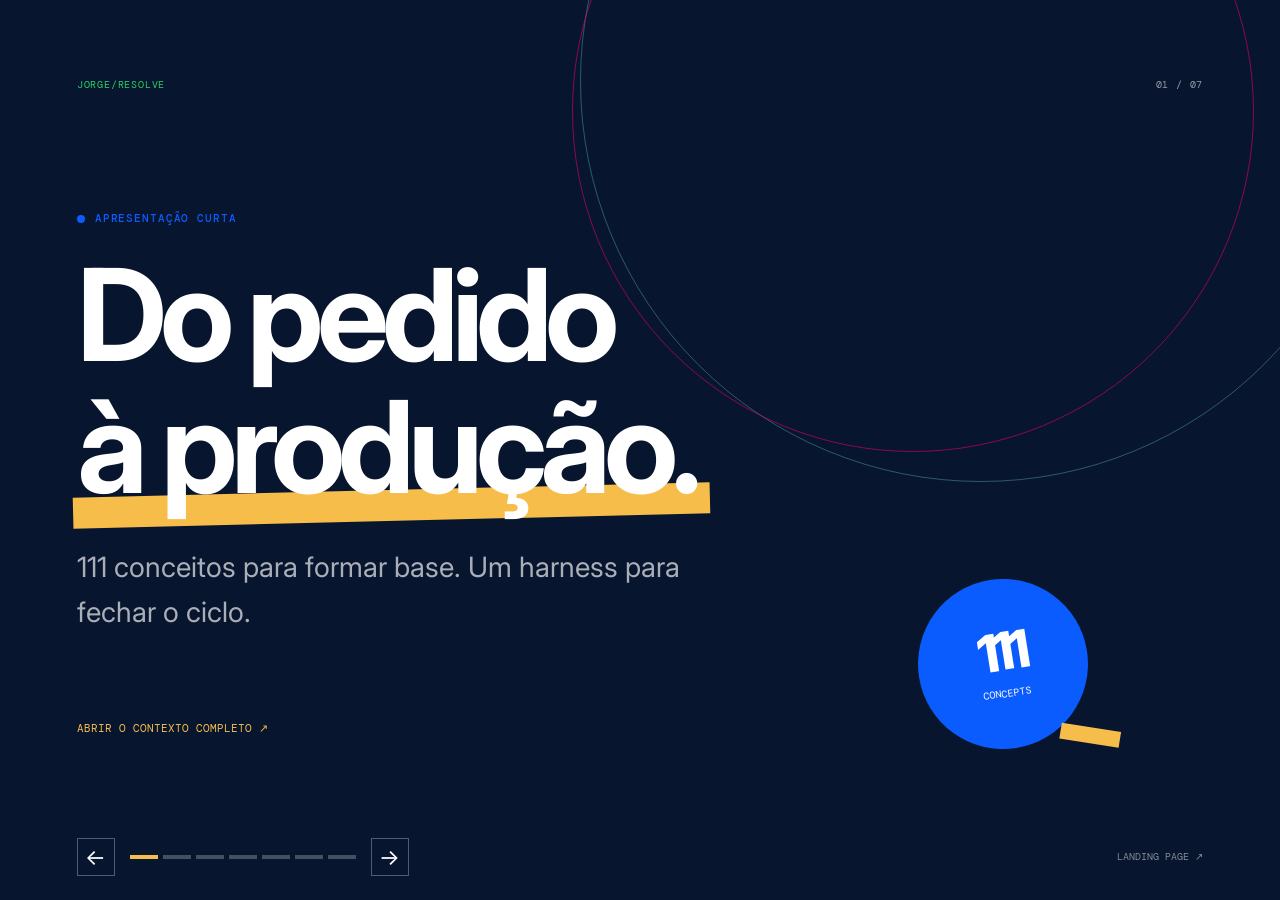
<file: apresentacao.html>
<!doctype html>
<html lang="pt-BR">
  <head>
    <meta charset="utf-8" />
    <meta name="viewport" content="width=device-width, initial-scale=1" />
    <meta name="theme-color" content="#111a3c" />
    <title>Apresentação · Guia 111 + Harness IA</title>
    <link rel="stylesheet" href="assets/css/styles.css" />
  </head>
  <body class="deck-body">
    <main class="deck" id="deck" aria-live="polite">
      <section class="slide slide-cover is-active" data-slide="1">
        <div class="slide-rail"><span>JORGE<span>/</span>RESOLVE</span><span>01 / 07</span></div>
        <div class="slide-cover-copy"><p class="eyebrow"><span class="eyebrow-dot"></span> apresentação curta</p><h1>Do pedido<br /><span class="ink-highlight">à produção.</span></h1><p>111 conceitos para formar base. Um harness para fechar o ciclo.</p></div>
        <a class="slide-deep-link" href="index.html#method">abrir o contexto completo ↗</a>
        <div class="slide-glyph" aria-hidden="true"><span>111</span><small>concepts</small><i></i></div>
      </section>
      <section class="slide" data-slide="2">
        <div class="slide-rail"><span>BASE TÉCNICA</span><span>02 / 07</span></div>
        <div class="slide-body"><p class="section-kicker">um mapa de consulta</p><h2>Os 111 conceitos organizam o terreno.</h2><p class="slide-lede">Requisições, dados, escala, observabilidade, segurança, rede, infraestrutura e operação. A trilha começa com o que sustenta uma aplicação pequena e cresce quando o problema realmente aparece.</p><div class="slide-stat-row"><div><strong>06</strong><span>blocos</span></div><div><strong>111</strong><span>entradas pesquisáveis</span></div><div><strong>53</strong><span>referências</span></div></div></div>
        <a class="slide-deep-link" href="index.html#library">abrir a biblioteca ↗</a>
      </section>
      <section class="slide" data-slide="3">
        <div class="slide-rail"><span>ARQUITETURA</span><span>03 / 07</span></div>
        <div class="slide-body"><p class="section-kicker">decisão antes da complexidade</p><h2>Patterns, Clean Code e domínio dão nome às escolhas.</h2><div class="slide-columns"><div><b>Gangue dos Quatro</b><span>padrões para reconhecer soluções recorrentes e trade-offs.</span></div><div><b>Clean Code</b><span>nomes, funções, testes e dependências que reduzem custo de mudança.</span></div><div><b>Clean Architecture</b><span>fronteiras que protegem a regra de negócio dos detalhes.</span></div></div></div>
        <a class="slide-deep-link" href="index.html#refactoring-catalog">abrir arquitetura e patterns ↗</a>
      </section>
      <section class="slide" data-slide="4">
        <div class="slide-rail"><span>ISSUE ENRIQUECIDA</span><span>04 / 07</span></div>
        <div class="slide-body"><p class="section-kicker">o contexto é parte do código</p><h2>Uma issue boa já contém o começo da solução.</h2><div class="slide-issue"><span>01</span><div><b>demanda do PO</b><em>qual problema precisa deixar de existir?</em></div><span>02</span><div><b>business specification</b><em>regras, cenários e critérios de aceite</em></div><span>03</span><div><b>technical specification</b><em>contratos, dados, testes, riscos e observabilidade</em></div><span>04</span><div><b>cognitive effort</b><em>small · medium · large</em></div></div></div>
        <a class="slide-deep-link" href="index.html#workflow-issue">abrir o começo do ciclo ↗</a>
      </section>
      <section class="slide" data-slide="5">
        <div class="slide-rail"><span>ROUTING DE IA</span><span>05 / 07</span></div>
        <div class="slide-body"><p class="section-kicker">o modelo é uma escolha operacional</p><h2>Troque a IA. Preserve o contrato.</h2><p class="slide-lede">Codex, Claude Code, Cloud Code, DeepSeek, OpenRouter ou outra LLM podem assumir partes diferentes do trabalho. A issue leva junto a intenção, as especificações, os testes e os limites.</p><div class="model-line"><span>small</span><i></i><span>medium</span><i></i><span>large</span><strong>→</strong><span>modelo adequado</span></div></div>
        <a class="slide-deep-link" href="index.html#model-routing">abrir o routing de IA ↗</a>
      </section>
      <section class="slide" data-slide="6">
        <div class="slide-rail"><span>CICLO QUE FECHA</span><span>06 / 07</span></div>
        <div class="slide-body"><p class="section-kicker">da branch à produção</p><h2>Pipeline verde, homologação, QA, PO, release.</h2><div class="mini-flow"><span>issue</span><span>specs</span><span>IA</span><span>pipeline</span><span>homolog</span><span>QA</span><span>MR</span><span>produção</span></div><p class="slide-lede">A branch homolog concentra a validação funcional. O PO aprova o merge request. Só então a mudança segue para produção com observabilidade e rollback disponíveis.</p></div>
        <a class="slide-deep-link" href="index.html#workflow-production">abrir o ciclo completo ↗</a>
      </section>
      <section class="slide" data-slide="7">
        <div class="slide-rail"><span>MELHORIA CONTÍNUA</span><span>07 / 07</span></div>
        <div class="slide-body"><p class="section-kicker">entrega + aprendizado</p><h2>QA pode reprovar. O processo sabe voltar.</h2><div class="slide-columns"><div><b>QA reprova</b><span>Comentário com falha e evidência bloqueia a promoção para main.</span></div><div><b>Spec v2</b><span>Business ou technical specification é corrigida e a trilha roda de novo.</span></div><div><b>Improvement report</b><span>Agentes analisam a issue antes do arquivamento e sugerem a próxima melhoria.</span></div></div><p class="slide-lede">Inputs bounded, testes proporcionais ao risco e memória da issue fazem o harness aprender sem interromper a entrega.</p></div>
        <a class="slide-deep-link" href="index.html#continuous-improvement">abrir o relatório de melhoria ↗</a>
      </section>
    </main>
    <div class="deck-controls"><button id="prev-slide" type="button" aria-label="Slide anterior">←</button><div class="deck-progress" id="deck-progress"></div><button id="next-slide" type="button" aria-label="Próximo slide">→</button><a href="index.html" class="deck-home">landing page ↗</a></div>
    <script type="module" src="assets/js/presentation.js"></script>
  </body>
</html>
</file>
<file: assets/css/styles.css>
@import url('https://fonts.googleapis.com/css2?family=DM+Mono:wght@400;500&family=Inter:wght@400;500;600;700;800;900&display=swap');

:root {
  --ink: #07152e;
  --ink-soft: #162033;
  --muted: #5a6a82;
  --paper: #f7f9fc;
  --white: #fff;
  --line: #dce4ef;
  --line-dark: #bdc9d8;
  --magenta: #0b5cff;
  --magenta-soft: #e7efff;
  --cyan: #25d366;
  --lime: #f6bd4a;
  --yellow: #ff6b4a;
  --navy: #07152e;
  --mono: 'DM Mono', ui-monospace, SFMono-Regular, Menlo, monospace;
  --sans: 'Inter', ui-sans-serif, system-ui, -apple-system, BlinkMacSystemFont, 'Segoe UI', sans-serif;
  --radius: 18px;
  --shadow: 0 20px 70px rgba(17, 26, 60, .08);
}

* { box-sizing: border-box; }
html { scroll-behavior: smooth; }
body { margin: 0; color: var(--ink); background: var(--paper); font-family: var(--sans); font-size: 16px; line-height: 1.6; }
body::selection { background: var(--magenta); color: var(--white); }
a { color: inherit; text-decoration: none; }
button, input, select { font: inherit; }
button, a { -webkit-tap-highlight-color: transparent; }
.site-shell { overflow: hidden; }
.section-pad { padding-left: clamp(24px, 6vw, 96px); padding-right: clamp(24px, 6vw, 96px); }

.topbar { align-items: center; display: flex; justify-content: space-between; max-width: 1440px; margin: 0 auto; padding: 24px clamp(24px, 6vw, 96px); position: relative; z-index: 2; }
.brand, .footer-brand { align-items: center; display: inline-flex; font-size: 11px; font-weight: 800; gap: 10px; letter-spacing: .12em; }
.brand-mark { align-items: center; background: var(--magenta); color: var(--white); display: inline-flex; font-family: var(--mono); font-size: 10px; font-weight: 500; height: 27px; justify-content: center; letter-spacing: -.05em; width: 27px; }
.brand-slash { color: var(--magenta); margin: 0 2px; }
.topnav, .footer-links { align-items: center; display: flex; gap: clamp(16px, 2vw, 32px); }
.topnav a, .footer-links a { color: var(--ink-soft); font-size: 12px; font-weight: 700; }
.topnav a:hover, .footer-links a:hover, .text-link:hover { color: var(--magenta); }
.nav-cta { border: 1px solid var(--line-dark); border-radius: 99px; padding: 9px 13px; }
.nav-cta:hover { border-color: var(--magenta); }

.hero { background: var(--paper); display: grid; grid-template-columns: minmax(0, 1.1fr) minmax(380px, .9fr); max-width: 1440px; margin: 0 auto; min-height: 640px; padding-top: clamp(60px, 10vw, 148px); position: relative; }
.hero-copy { max-width: 690px; position: relative; z-index: 1; }
.eyebrow, .section-kicker { color: var(--magenta); font-family: var(--mono); font-size: 11px; font-weight: 500; letter-spacing: .08em; margin: 0 0 22px; text-transform: uppercase; }
.eyebrow { align-items: center; display: flex; gap: 10px; }
.eyebrow-dot, .pulse { background: var(--magenta); border-radius: 50%; display: inline-block; height: 8px; width: 8px; }
.pulse { animation: pulse 1.8s infinite; box-shadow: 0 0 0 0 rgba(229, 0, 104, .4); margin-right: 10px; }
@keyframes pulse { 60% { box-shadow: 0 0 0 9px rgba(229, 0, 104, 0); } 100% { box-shadow: 0 0 0 0 rgba(229, 0, 104, 0); } }
h1, h2, h3, p { margin-top: 0; }
h1, h2, h3 { letter-spacing: -.055em; line-height: 1.03; }
h1 { font-size: clamp(54px, 8.5vw, 118px); margin-bottom: 28px; max-width: 820px; }
h2 { font-size: clamp(38px, 5vw, 68px); margin-bottom: 22px; max-width: 780px; }
h3 { font-size: 24px; }
.ink-highlight { position: relative; z-index: 0; white-space: nowrap; }
.ink-highlight::after { background: var(--lime); bottom: .03em; content: ''; height: .24em; left: -.03em; position: absolute; transform: rotate(-1.4deg); width: 103%; z-index: -1; }
.hero-lede { color: var(--ink-soft); font-size: clamp(18px, 2vw, 24px); line-height: 1.45; max-width: 590px; }
.hero-actions { align-items: center; display: flex; flex-wrap: wrap; gap: 12px; margin: 34px 0 22px; }
.button { align-items: center; border-radius: 999px; display: inline-flex; font-size: 13px; font-weight: 800; gap: 14px; justify-content: center; padding: 14px 20px; transition: transform .2s ease, box-shadow .2s ease, background .2s ease; }
.button:hover { transform: translateY(-2px); }
.button-primary { background: var(--ink); box-shadow: 0 10px 22px rgba(17, 26, 60, .15); color: var(--white); }
.button-primary:hover { background: var(--magenta); box-shadow: 0 12px 28px rgba(229, 0, 104, .2); }
.button-quiet { border: 1px solid var(--line-dark); color: var(--ink); }
.button-quiet:hover { border-color: var(--magenta); color: var(--magenta); }
.hero-note { color: var(--muted); font-size: 12px; max-width: 520px; }
.hero-visual { min-height: 480px; position: relative; }
.orbital { border: 1px solid var(--line-dark); border-radius: 50%; height: 390px; left: 50%; position: absolute; top: 42%; transform: translate(-50%, -50%) rotate(27deg); width: 390px; }
.orbital::before { border: 1px dashed rgba(17, 26, 60, .2); border-radius: 50%; content: ''; inset: 40px; position: absolute; }
.orbital-a { border-color: rgba(229, 0, 104, .45); transform: translate(-50%, -50%) rotate(27deg) scaleX(1.55); }
.orbital-b { border-color: rgba(114, 216, 231, .75); transform: translate(-50%, -50%) rotate(-27deg) scaleY(.62); }
.hero-node { background: rgba(255,255,255,.9); border: 1px solid var(--line); box-shadow: var(--shadow); display: flex; flex-direction: column; padding: 14px; position: absolute; width: 142px; z-index: 1; }
.hero-node small, .hero-node span, .hero-caption { color: var(--muted); font-family: var(--mono); font-size: 9px; letter-spacing: .05em; text-transform: uppercase; }
.hero-node strong { font-size: 18px; letter-spacing: -.04em; margin: 6px 0; }
.node-issue { left: 2%; top: 18%; }
.node-ai { right: 0; top: 5%; }
.node-prod { bottom: 9%; right: 8%; }
.hero-core { align-items: center; background: var(--ink); border-radius: 50%; color: var(--white); display: flex; flex-direction: column; height: 142px; justify-content: center; left: 50%; position: absolute; top: 42%; transform: translate(-50%, -50%); width: 142px; z-index: 2; }
.hero-core span { color: var(--lime); font-size: 52px; font-weight: 800; letter-spacing: -.08em; line-height: 1; }
.hero-core small { color: rgba(255,255,255,.65); font-family: var(--mono); font-size: 9px; margin-top: 8px; text-transform: uppercase; }
.hero-caption { bottom: 2%; left: 10%; line-height: 1.7; position: absolute; }
.hero-caption span { color: var(--magenta); }
.hero-metrics { border-top: 1px solid var(--line); display: grid; grid-column: 1 / -1; grid-template-columns: repeat(3, 1fr); margin-top: 24px; padding: 24px 0 0; }
.hero-metrics div { display: flex; flex-direction: column; }
.hero-metrics strong { font-size: 30px; letter-spacing: -.06em; }
.hero-metrics span { color: var(--muted); font-family: var(--mono); font-size: 10px; text-transform: uppercase; }

.manifesto, .workflow-section, .routing-section, .architecture-section, .library-section, .references-section { border-top: 1px solid var(--line); max-width: 1440px; margin: 0 auto; padding-bottom: clamp(72px, 10vw, 150px); padding-top: clamp(72px, 10vw, 150px); }
.manifesto-grid, .section-heading { display: grid; gap: 40px; grid-template-columns: minmax(0, 1.1fr) minmax(290px, .9fr); }
.manifesto-grid h2 { font-size: clamp(42px, 5.6vw, 78px); max-width: 650px; }
.manifesto-copy { align-self: end; color: var(--ink-soft); font-size: 16px; max-width: 500px; }
.quote-line { border-left: 3px solid var(--magenta); display: flex; flex-direction: column; gap: 8px; margin-top: 38px; padding-left: 18px; }
.quote-line span { color: var(--ink); font-family: var(--mono); font-size: 11px; }
.quote-line em { color: var(--muted); font-size: 12px; font-style: normal; }
.section-heading { align-items: end; margin-bottom: 50px; }
.section-heading h2 { font-size: clamp(38px, 5.6vw, 72px); }
.section-heading > p { color: var(--ink-soft); max-width: 440px; }
.section-heading.compact { margin-bottom: 38px; }

.workflow-track { display: grid; grid-auto-flow: column; grid-auto-columns: minmax(210px, 1fr); overflow-x: auto; padding: 12px 0 20px; scrollbar-color: var(--magenta) transparent; }
.workflow-step { min-height: 244px; padding: 14px 20px 18px 0; position: relative; }
.workflow-step:not(:last-child)::after { background: var(--line-dark); content: ''; height: 1px; left: 0; position: absolute; right: 0; top: 42px; }
.workflow-step:not(:last-child)::before { background: var(--magenta); border: 4px solid var(--paper); border-radius: 50%; content: ''; height: 9px; position: absolute; right: -1px; top: 34px; width: 9px; z-index: 1; }
.workflow-step-head { align-items: center; display: flex; gap: 12px; position: relative; z-index: 2; }
.step-index { align-items: center; background: var(--magenta); color: var(--white); display: inline-flex; font-family: var(--mono); font-size: 10px; height: 28px; justify-content: center; width: 28px; }
.workflow-step h3 { font-size: 21px; margin: 46px 0 10px; }
.workflow-step p { color: var(--ink-soft); font-size: 13px; line-height: 1.5; max-width: 200px; }
.step-meta { color: var(--magenta); display: flex; flex-direction: column; font-family: var(--mono); font-size: 9px; gap: 5px; margin-top: 18px; text-transform: uppercase; }
.workflow-footnote { color: var(--muted); font-family: var(--mono); font-size: 10px; margin-top: 24px; text-transform: uppercase; }

.routing-section { background: var(--navy); color: var(--white); max-width: none; margin-left: calc(clamp(24px, 6vw, 96px) * -1); margin-right: calc(clamp(24px, 6vw, 96px) * -1); padding-left: clamp(24px, 6vw, 96px); padding-right: clamp(24px, 6vw, 96px); }
.routing-section .section-heading > p { color: rgba(255,255,255,.62); }
.routing-section .section-kicker { color: var(--cyan); }
.effort-grid { display: grid; gap: 12px; grid-template-columns: repeat(3, 1fr); margin-bottom: 32px; }
.effort-card { border: 1px solid rgba(255,255,255,.18); min-height: 190px; padding: 24px; }
.effort-card:nth-child(1) { background: rgba(199,234,117,.08); border-color: rgba(199,234,117,.5); }
.effort-card:nth-child(2) { background: rgba(114,216,231,.08); border-color: rgba(114,216,231,.5); }
.effort-card:nth-child(3) { background: rgba(229,0,104,.1); border-color: rgba(229,0,104,.55); }
.effort-card small { color: var(--cyan); font-family: var(--mono); font-size: 10px; text-transform: uppercase; }
.effort-card h3 { color: var(--white); font-size: 23px; margin: 30px 0 10px; }
.effort-card p { color: rgba(255,255,255,.65); font-size: 13px; margin-bottom: 20px; }
.effort-route { color: var(--lime); font-family: var(--mono); font-size: 10px; }
.model-strip { align-items: center; border-top: 1px solid rgba(255,255,255,.18); display: flex; flex-wrap: wrap; gap: 10px; padding-top: 20px; }
.model-strip::before { color: rgba(255,255,255,.45); content: 'compatível com'; font-family: var(--mono); font-size: 10px; margin-right: 6px; text-transform: uppercase; }
.model-chip { border: 1px solid rgba(255,255,255,.2); color: rgba(255,255,255,.82); font-family: var(--mono); font-size: 11px; padding: 9px 12px; }

.architecture-grid { display: grid; gap: 12px; grid-template-columns: repeat(4, 1fr); }
.architecture-card { background: var(--white); border-top: 4px solid var(--ink); box-shadow: var(--shadow); display: flex; flex-direction: column; min-height: 290px; padding: 24px; }
.architecture-card:nth-child(2) { border-color: var(--magenta); }
.architecture-card:nth-child(3) { border-color: var(--cyan); }
.architecture-card:nth-child(4) { border-color: var(--lime); }
.architecture-card .section-kicker { font-size: 10px; margin-bottom: 40px; }
.architecture-card h3 { font-size: 25px; margin-bottom: 14px; }
.architecture-card p { color: var(--ink-soft); font-size: 13px; margin-bottom: 25px; }
.card-refs { color: var(--magenta); display: flex; flex-wrap: wrap; font-family: var(--mono); font-size: 10px; gap: 9px; margin-top: auto; }
.agile-callout { align-items: center; background: var(--lime); display: grid; gap: 26px; grid-template-columns: 110px 1fr auto; margin-top: 52px; padding: 26px 30px; }
.callout-index { color: var(--ink); font-family: var(--mono); font-size: 11px; line-height: 1.35; }
.agile-callout h3 { font-size: 24px; margin-bottom: 8px; }
.agile-callout p { color: var(--ink-soft); font-size: 13px; margin-bottom: 0; }
.text-link { color: var(--ink); font-family: var(--mono); font-size: 10px; font-weight: 500; text-transform: uppercase; white-space: nowrap; }

.library-section { padding-bottom: 100px; }
.library-heading { margin-bottom: 40px; }
.library-toolbar { align-items: center; display: grid; gap: 12px; grid-template-columns: minmax(240px, 1fr) 170px 170px auto; margin-bottom: 36px; }
.search-box { align-items: center; background: var(--white); border: 1px solid var(--line-dark); display: flex; gap: 10px; padding: 0 13px; }
.search-box > span { color: var(--magenta); font-size: 25px; line-height: 1; }
.search-box input { background: transparent; border: 0; color: var(--ink); min-width: 0; outline: 0; padding: 14px 0; width: 100%; }
.search-box input::placeholder { color: var(--muted); }
kbd { border: 1px solid var(--line); color: var(--muted); font-family: var(--mono); font-size: 10px; padding: 3px 6px; }
.select-box { color: var(--muted); display: flex; flex-direction: column; font-family: var(--mono); font-size: 9px; gap: 3px; text-transform: uppercase; }
.select-box select { background: var(--white); border: 1px solid var(--line-dark); color: var(--ink); font-family: var(--sans); font-size: 12px; padding: 12px 10px; }
.result-count { color: var(--magenta); font-family: var(--mono); font-size: 10px; justify-self: end; text-transform: uppercase; }
.concept-list { display: grid; gap: 12px; }
.concept-card { background: var(--white); border: 1px solid var(--line); display: grid; grid-template-columns: 78px minmax(190px, .65fr) minmax(200px, 1fr) minmax(170px, .65fr); padding: 26px 24px; scroll-margin-top: 24px; transition: border .2s ease, box-shadow .2s ease, opacity .2s ease; }
.concept-card:hover { border-color: var(--line-dark); box-shadow: var(--shadow); }
.concept-card.is-target { border-color: var(--magenta); box-shadow: 0 0 0 3px var(--magenta-soft); }
.concept-number { color: var(--magenta); font-family: var(--mono); font-size: 13px; padding-top: 4px; }
.concept-title { padding-right: 20px; }
.concept-title h3 { font-size: 25px; margin-bottom: 8px; }
.concept-gloss { color: var(--magenta); font-family: var(--mono); font-size: 10px; line-height: 1.4; margin: 0; }
.concept-source { color: var(--muted); font-size: 11px; margin-top: 16px; }
.level-pill { border: 1px solid var(--line-dark); color: var(--ink-soft); display: inline-block; font-family: var(--mono); font-size: 9px; margin-top: 14px; padding: 4px 6px; }
.level-pill[data-level="BASE"] { border-color: var(--lime); background: #f5fbdc; }
.level-pill[data-level="CRESCIMENTO"] { border-color: var(--cyan); background: #e9fbfd; }
.level-pill[data-level="AVANÇADO"] { border-color: #f0acd0; background: #fff1f8; }
.concept-copy { border-left: 1px solid var(--line); display: grid; gap: 15px; grid-template-columns: 1fr 1fr; padding: 2px 20px; }
.copy-block b { color: var(--muted); display: block; font-family: var(--mono); font-size: 9px; font-weight: 500; margin-bottom: 5px; text-transform: uppercase; }
.copy-block p { color: var(--ink-soft); font-size: 12px; line-height: 1.48; margin: 0; }
.concept-refs { border-left: 1px solid var(--line); padding-left: 20px; }
.concept-refs b { color: var(--muted); display: block; font-family: var(--mono); font-size: 9px; font-weight: 500; margin-bottom: 11px; text-transform: uppercase; }
.concept-refs ol { color: var(--ink-soft); font-size: 11px; margin: 0; padding-left: 18px; }
.concept-refs li { margin-bottom: 7px; }
.concept-refs a { text-decoration: underline; text-decoration-color: var(--line-dark); text-underline-offset: 2px; }
.concept-refs a:hover { color: var(--magenta); text-decoration-color: var(--magenta); }
.empty-state { background: var(--white); border: 1px dashed var(--line-dark); color: var(--muted); padding: 40px; text-align: center; }

.references-section { padding-bottom: 120px; }
.reference-list { columns: 2; column-gap: 52px; }
.reference-item { break-inside: avoid; border-bottom: 1px solid var(--line); display: grid; gap: 12px; grid-template-columns: 80px 1fr; padding: 16px 0; }
.reference-item:target { background: var(--magenta-soft); }
.reference-id { color: var(--magenta); font-family: var(--mono); font-size: 10px; text-transform: uppercase; }
.reference-item a { color: var(--ink-soft); font-size: 12px; }
.reference-item a:hover { color: var(--magenta); }

.workflow-loop-grid { display: grid; gap: 12px; grid-template-columns: minmax(0, 1fr) minmax(0, 1fr); margin-top: 52px; }
.fallback-panel, .issue-ledger-panel { padding: 28px; }
.fallback-panel { background: #fff0eb; border: 1px solid #ffb09e; border-left: 6px solid var(--yellow); }
.issue-ledger-panel { background: var(--white); border: 1px solid var(--line); }
.branch-label { color: var(--muted); font-family: var(--mono); font-size: 9px; letter-spacing: .06em; text-transform: uppercase; }
.fallback-panel .branch-label { color: #d14c2f; }
.fallback-panel h3, .issue-ledger-panel h3 { font-size: 28px; margin: 24px 0 12px; }
.fallback-panel p, .issue-ledger-panel > p { color: var(--ink-soft); font-size: 13px; max-width: 490px; }
.fallback-panel code { background: rgba(255,255,255,.7); color: #b43820; font-family: var(--mono); font-size: 11px; padding: 2px 5px; }
.fallback-path { align-items: center; display: flex; flex-wrap: wrap; gap: 7px; margin: 30px 0 24px; }
.fallback-path span { background: var(--white); border: 1px solid #ffb09e; color: #9b351f; font-family: var(--mono); font-size: 10px; padding: 8px 10px; text-transform: uppercase; }
.fallback-path i { color: #d14c2f; font-family: var(--mono); font-size: 9px; font-style: normal; }
.issue-ledger { border-top: 1px solid var(--line); margin-top: 20px; max-height: 230px; overflow-y: auto; }
.ledger-row { border-bottom: 1px solid var(--line); display: grid; gap: 12px; grid-template-columns: 25px 1fr; padding: 12px 0; }
.ledger-index { color: var(--magenta); font-family: var(--mono); font-size: 10px; }
.ledger-row b { color: var(--ink); font-family: var(--mono); font-size: 9px; font-weight: 500; text-transform: uppercase; }
.ledger-row p { color: var(--ink-soft); font-size: 11px; line-height: 1.4; margin: 3px 0 0; }

.continuous-section { background: #edf8f5; max-width: none; margin-left: calc(clamp(24px, 6vw, 96px) * -1); margin-right: calc(clamp(24px, 6vw, 96px) * -1); padding-left: clamp(24px, 6vw, 96px); padding-right: clamp(24px, 6vw, 96px); }
.improvement-grid { display: grid; gap: 12px; grid-template-columns: repeat(4, 1fr); }
.improvement-card { background: var(--white); border-top: 4px solid var(--cyan); box-shadow: var(--shadow); min-height: 250px; padding: 22px; }
.improvement-card:nth-child(2) { border-color: var(--magenta); }
.improvement-card:nth-child(3) { border-color: var(--lime); }
.improvement-card:nth-child(4) { border-color: var(--yellow); }
.agent-number { color: var(--cyan); font-family: var(--mono); font-size: 11px; }
.improvement-card h3 { font-size: 22px; margin: 40px 0 12px; }
.improvement-card p { color: var(--ink-soft); font-size: 12px; line-height: 1.5; }
.improvement-output { color: var(--magenta); display: block; font-family: var(--mono); font-size: 10px; line-height: 1.4; margin-top: 20px; }
.report-preview { align-items: center; background: var(--ink); color: var(--white); display: grid; gap: 28px; grid-template-columns: .8fr 1.2fr; margin-top: 12px; padding: 28px; }
.report-preview h3 { font-size: 26px; margin: 20px 0 8px; }
.report-preview p { color: rgba(255,255,255,.64); font-size: 12px; margin-bottom: 0; max-width: 480px; }
.report-preview .branch-label { color: var(--lime); }
.report-fields { border-left: 1px solid rgba(255,255,255,.2); display: grid; gap: 12px; padding-left: 28px; }
.report-fields span { color: rgba(255,255,255,.65); font-family: var(--mono); font-size: 10px; }
.report-fields b { color: var(--lime); font-weight: 500; margin-right: 7px; text-transform: uppercase; }

.harness-section { background: var(--paper); }
.artifact-grid { display: grid; gap: 12px; grid-template-columns: repeat(4, 1fr); }
.artifact-card { background: var(--white); border: 1px solid var(--line); min-height: 355px; padding: 20px; }
.artifact-head, .code-toolbar { align-items: center; display: flex; justify-content: space-between; }
.artifact-card h3 { font-size: 22px; margin: 32px 0 10px; }
.artifact-card > p { color: var(--ink-soft); font-size: 12px; min-height: 56px; }
.artifact-card pre, .application-code pre { background: var(--navy); color: rgba(255,255,255,.82); font-family: var(--mono); font-size: 10px; line-height: 1.6; margin: 18px 0 0; overflow-x: auto; padding: 15px; white-space: pre-wrap; }
.copy-button { background: transparent; border: 1px solid var(--line-dark); color: var(--magenta); cursor: pointer; font-family: var(--mono); font-size: 9px; padding: 6px 8px; text-transform: uppercase; }
.copy-button:hover, .copy-button.is-copied { background: var(--magenta); border-color: var(--magenta); color: var(--white); }

.didactic-section { display: grid; gap: clamp(36px, 6vw, 90px); grid-template-columns: minmax(0, .85fr) minmax(360px, 1.15fr); }
.didactic-copy h2 { font-size: clamp(38px, 5.2vw, 66px); }
.didactic-copy p { color: var(--ink-soft); font-size: 14px; max-width: 510px; }
.didactic-copy .text-link { display: inline-block; margin-top: 24px; }
.didactic-steps { border-top: 1px solid var(--line); }
.didactic-step { align-items: start; border-bottom: 1px solid var(--line); display: grid; gap: 18px; grid-template-columns: 40px 1fr; padding: 16px 0; }
.didactic-step > span { color: var(--magenta); font-family: var(--mono); font-size: 10px; }
.didactic-step b { font-size: 17px; }
.didactic-step p { color: var(--muted); font-size: 12px; margin: 4px 0 0; }

.architecture-card .text-link { display: inline-block; margin-top: 18px; }
.architecture-details, .pattern-details { border-top: 1px solid var(--line); margin-top: 18px; }
.architecture-details summary, .pattern-details summary, .catalog-item details summary, .technique-item summary { align-items: center; color: var(--magenta); cursor: pointer; display: flex; font-family: var(--mono); font-size: 10px; justify-content: space-between; list-style: none; padding: 12px 0; text-transform: uppercase; }
.architecture-details summary::-webkit-details-marker, .pattern-details summary::-webkit-details-marker, .catalog-item details summary::-webkit-details-marker, .technique-item summary::-webkit-details-marker { display: none; }
.architecture-details summary span { font-size: 17px; }
.architecture-detail { border-top: 1px solid var(--line); padding: 12px 0; }
.architecture-detail b { font-family: var(--mono); font-size: 10px; text-transform: uppercase; }
.architecture-detail p { color: var(--muted); font-size: 11px; margin: 4px 0 0; }

.catalog-section, .refactoring-catalog-section { background: #f3f8ff; max-width: none; margin-left: calc(clamp(24px, 6vw, 96px) * -1); margin-right: calc(clamp(24px, 6vw, 96px) * -1); padding-left: clamp(24px, 6vw, 96px); padding-right: clamp(24px, 6vw, 96px); }
.source-strip { border-bottom: 1px solid var(--line); border-top: 1px solid var(--line); display: grid; grid-template-columns: repeat(6, 1fr); margin-bottom: 18px; }
.source-strip a { border-right: 1px solid var(--line); color: var(--ink); display: flex; flex-direction: column; gap: 12px; justify-content: space-between; min-height: 82px; padding: 13px; }
.source-strip a:last-child { border-right: 0; }
.source-strip a:hover { background: var(--white); color: var(--magenta); }
.source-strip span { font-size: 12px; }
.source-strip b { color: var(--muted); font-family: var(--mono); font-size: 9px; font-weight: 500; text-transform: uppercase; }
.catalog-toolbar { align-items: end; display: grid; gap: 12px; grid-template-columns: minmax(0, 1fr) 210px auto; margin-bottom: 18px; }
.catalog-toolbar .search-box { min-width: 0; }
.theme-accordion-list { display: grid; gap: 12px; }
.theme-accordion { background: var(--white); border: 1px solid var(--line); box-shadow: var(--shadow); }
.theme-accordion > summary { align-items: center; cursor: pointer; display: grid; gap: 14px; grid-template-columns: 28px minmax(0, 1fr) auto; list-style: none; padding: 18px 20px; }
.theme-accordion > summary::-webkit-details-marker { display: none; }
.theme-accordion-mark { color: var(--magenta); font-family: var(--mono); font-size: 20px; line-height: 1; }
.theme-accordion[open] .theme-accordion-mark { font-size: 0; }
.theme-accordion[open] .theme-accordion-mark::after { content: '−'; font-size: 20px; }
.theme-accordion-copy { display: flex; flex-direction: column; gap: 5px; min-width: 0; }
.theme-accordion-copy b { color: var(--ink); font-size: 17px; }
.theme-accordion-copy small { color: var(--muted); font-family: var(--mono); font-size: 9px; line-height: 1.5; text-transform: uppercase; }
.theme-accordion-action { color: var(--magenta); font-family: var(--mono); font-size: 9px; text-transform: uppercase; }
.theme-accordion-content { border-top: 1px solid var(--line); padding: 16px; }
.pattern-theme-grid { display: grid; gap: 12px; grid-template-columns: repeat(2, 1fr); }
.pattern-card, .principle-card { background: var(--white); border: 1px solid var(--line); box-shadow: var(--shadow); min-width: 0; padding: 23px; }
.pattern-card:nth-child(3n + 1) { border-top: 4px solid var(--cyan); }
.pattern-card:nth-child(3n + 2) { border-top: 4px solid var(--magenta); }
.pattern-card:nth-child(3n) { border-top: 4px solid var(--lime); }
.pattern-card-head { align-items: center; display: flex; gap: 12px; justify-content: space-between; }
.pattern-card-head a, .pattern-source a { color: var(--magenta); font-family: var(--mono); font-size: 9px; text-transform: uppercase; }
.pattern-category { color: var(--muted); font-family: var(--mono); font-size: 9px; letter-spacing: .08em; text-transform: uppercase; }
.pattern-card h3, .principle-card h3 { font-size: 26px; margin: 28px 0 9px; }
.pattern-summary, .principle-card > p { color: var(--ink-soft); font-size: 13px; line-height: 1.5; }
.pattern-details summary small { color: var(--muted); font-size: 9px; text-transform: none; }
.pattern-detail-grid { display: grid; gap: 22px; grid-template-columns: minmax(0, 1.08fr) minmax(250px, .92fr); padding-top: 12px; }
.pattern-copy { display: grid; gap: 12px; }
.pattern-copy .copy-block p, .principle-detail .copy-block p { font-size: 11px; }
.pattern-code { min-width: 0; }
.pattern-code pre { background: var(--navy); color: rgba(255,255,255,.82); font-family: var(--mono); font-size: 10px; line-height: 1.6; margin: 9px 0 0; max-height: 280px; overflow: auto; padding: 15px; white-space: pre-wrap; }
.pattern-source { border-top: 1px solid var(--line); display: grid; gap: 9px; margin-top: 12px; padding-top: 12px; }
.pattern-source span { color: var(--muted); font-family: var(--mono); font-size: 9px; line-height: 1.6; }
.pattern-source span a { color: var(--magenta); }
.principles-section { background: var(--paper); }
.principle-grid, .clean-code-grid { display: grid; gap: 12px; grid-template-columns: repeat(3, 1fr); }
.solid-card { border-top: 4px solid var(--magenta); position: relative; }
.clean-card { border-top: 4px solid var(--lime); }
.principle-mark { align-items: center; background: var(--magenta); color: var(--white); display: flex; font-family: var(--mono); font-size: 14px; height: 34px; justify-content: center; width: 34px; }
.principle-detail { display: grid; gap: 12px; padding-top: 12px; }
.clean-code-section { background: var(--white); }
.refactoring-catalog-section { background: #fff9ef; }
.subcatalog-heading { align-items: center; border-bottom: 1px solid var(--line); display: flex; justify-content: space-between; margin: 28px 0 12px; padding-bottom: 10px; }
.subcatalog-heading .text-link { font-size: 10px; }
.smell-theme-grid { display: grid; gap: 12px; grid-template-columns: repeat(3, 1fr); }
.catalog-item { background: var(--white); border: 1px solid var(--line); padding: 18px; }
.catalog-item h3 { font-size: 19px; margin: 18px 0 8px; }
.catalog-item > p, .catalog-item details p, .technique-item p { color: var(--ink-soft); font-size: 11px; line-height: 1.5; }
.catalog-item details { border-top: 1px solid var(--line); margin-top: 15px; }
.catalog-item details a, .technique-item a { color: var(--magenta); font-family: var(--mono); font-size: 9px; text-transform: uppercase; }
.technique-theme-list { columns: 3; column-gap: 12px; }
.technique-item { background: var(--white); border: 1px solid var(--line); break-inside: avoid; margin-bottom: 12px; padding: 0 16px; }
.technique-item summary span { color: var(--ink); font-family: var(--sans); font-size: 13px; text-transform: none; }
.technique-item summary small { color: var(--muted); font-size: 9px; text-transform: none; }
.technique-item p { margin: 0 0 10px; }
.catalog-empty { color: var(--muted); font-family: var(--mono); font-size: 11px; }

.flow-section { background: linear-gradient(135deg, var(--navy) 0%, #0a1b3a 68%, #0a234b 100%); color: var(--white); max-width: 1440px; margin: 0 auto; padding-left: clamp(32px, 7vw, 112px); padding-right: clamp(32px, 7vw, 112px); }
.flow-section .section-kicker { color: var(--cyan); }
.flow-section .section-heading p { color: rgba(255,255,255,.66); }
.flow-legend { align-items: center; display: flex; flex-wrap: wrap; gap: 9px 18px; margin: -18px auto 18px; max-width: 1120px; }
.flow-legend span { align-items: center; color: rgba(255,255,255,.68); display: inline-flex; font-family: var(--mono); font-size: 9px; gap: 7px; text-transform: uppercase; }
.legend-swatch { display: inline-block; height: 10px; width: 10px; }
.legend-input { background: #eef6ff; border: 1px solid #0b5cff; }
.legend-delivery { background: #e9f9ef; border: 1px solid #25d366; }
.legend-gate { background: #fff4db; border: 1px solid #f6bd4a; }
.legend-fallback { background: #fff0eb; border: 1px solid #ff6b4a; }
.legend-learning { background: #f9edff; border: 1px solid #e50068; }
.mermaid-wrap { background: #f7fbff; border: 1px solid rgba(255,255,255,.18); box-shadow: 0 20px 60px rgba(0,0,0,.22); margin: 0 auto; max-width: 1120px; overflow-x: auto; padding: clamp(18px, 3vw, 34px); }
.mermaid { min-width: 0; width: 100%; }
.mermaid svg { display: block; height: auto; max-width: 100%; width: 100%; }
.mermaid-fallback { color: var(--ink); font-family: var(--mono); font-size: 11px; line-height: 1.65; min-width: 0; white-space: pre-wrap; }
.flow-reading-guide { display: grid; gap: 12px; grid-template-columns: repeat(3, 1fr); margin: 18px auto 0; max-width: 1120px; }
.flow-reading-guide article { align-items: start; background: rgba(255,255,255,.06); border: 1px solid rgba(255,255,255,.15); display: grid; gap: 12px; grid-template-columns: 28px 1fr; padding: 16px; }
.flow-reading-guide article > span { align-items: center; background: var(--lime); color: var(--ink); display: inline-flex; font-family: var(--mono); font-size: 10px; height: 24px; justify-content: center; width: 24px; }
.flow-reading-guide b { color: var(--white); font-size: 14px; }
.flow-reading-guide p { color: rgba(255,255,255,.62); font-size: 11px; line-height: 1.5; margin: 4px 0 0; }
.flow-fallback-note { color: rgba(255,255,255,.62); font-family: var(--mono); font-size: 10px; line-height: 1.6; margin: 15px auto 0; max-width: 1120px; text-transform: uppercase; }
.flow-fallback-note span { color: var(--lime); }

.concept-application { border-top: 1px solid var(--line); grid-column: 2 / -1; margin-top: 22px; }
.concept-application summary { align-items: center; color: var(--magenta); cursor: pointer; display: flex; font-family: var(--mono); font-size: 10px; justify-content: space-between; list-style: none; padding: 14px 0; text-transform: uppercase; }
.concept-application summary::-webkit-details-marker { display: none; }
.concept-application summary::before { content: '+'; font-size: 18px; margin-right: 9px; }
.concept-application[open] summary::before { content: '−'; }
.concept-application summary small { color: var(--muted); font-size: 9px; text-transform: none; }
.application-grid { display: grid; gap: 18px; grid-template-columns: minmax(0, 1fr) minmax(260px, 1fr); padding: 4px 0 14px; }
.application-copy { display: grid; gap: 12px; }
.application-copy .copy-block p { font-size: 11px; }
.application-code { min-width: 0; }
.code-toolbar { color: var(--muted); font-family: var(--mono); font-size: 9px; text-transform: uppercase; }
.application-code pre { margin-top: 9px; max-height: 260px; }
.application-steps, .application-related { border-top: 1px solid var(--line); padding-top: 14px; }
.application-steps b, .application-related b { color: var(--muted); font-family: var(--mono); font-size: 9px; font-weight: 500; text-transform: uppercase; }
.application-steps ol { color: var(--ink-soft); font-size: 11px; margin: 10px 0 0; padding-left: 18px; }
.application-steps li { margin-bottom: 7px; }
.application-related p { color: var(--magenta); font-family: var(--mono); font-size: 10px; margin: 10px 0 0; }
.application-related a:hover { text-decoration: underline; }

.footer { align-items: center; background: var(--ink); color: var(--white); display: flex; gap: 30px; justify-content: space-between; padding-bottom: 30px; padding-top: 30px; }
.footer .brand-mark { background: var(--lime); color: var(--ink); }
.footer p { color: rgba(255,255,255,.5); font-family: var(--mono); font-size: 10px; margin: 0; }
.footer-links a { color: rgba(255,255,255,.65); }

/* Presentation */
.deck-body { background: var(--navy); color: var(--white); min-height: 100vh; overflow: hidden; }
.deck { height: calc(100vh - 86px); min-height: 560px; position: relative; }
.slide { display: none; height: 100%; left: 0; padding: clamp(28px, 6vw, 84px); position: absolute; top: 0; width: 100%; }
.slide.is-active { display: block; }
.slide-rail { color: rgba(255,255,255,.58); display: flex; font-family: var(--mono); font-size: 10px; justify-content: space-between; letter-spacing: .08em; text-transform: uppercase; }
.slide-rail span:first-child { color: var(--cyan); }
.slide-cover::before { border: 1px solid rgba(114,216,231,.35); border-radius: 50%; content: ''; height: 65vw; max-height: 800px; max-width: 800px; position: absolute; right: -8vw; top: -25vw; width: 65vw; }
.slide-cover::after { border: 1px solid rgba(229,0,104,.6); border-radius: 50%; content: ''; height: 54vw; max-height: 680px; max-width: 680px; position: absolute; right: 2vw; top: -18vw; width: 54vw; }
.slide-cover-copy { max-width: 760px; padding-top: clamp(80px, 13vh, 150px); position: relative; z-index: 1; }
.slide h1 { color: var(--white); font-size: clamp(60px, 10vw, 144px); margin-bottom: 32px; }
.slide h2 { color: var(--white); font-size: clamp(42px, 6vw, 88px); max-width: 900px; }
.slide-cover-copy > p:last-child, .slide-lede { color: rgba(255,255,255,.66); font-size: clamp(18px, 2.2vw, 28px); max-width: 680px; }
.slide-deep-link { bottom: clamp(28px, 6vw, 84px); color: var(--lime); font-family: var(--mono); font-size: 11px; position: absolute; text-transform: uppercase; z-index: 2; }
.slide-glyph { align-items: center; background: var(--magenta); border-radius: 50%; bottom: 8%; color: var(--white); display: flex; flex-direction: column; height: 170px; justify-content: center; position: absolute; right: 15%; transform: rotate(-9deg); width: 170px; z-index: 2; }
.slide-glyph span { font-size: 52px; font-weight: 800; letter-spacing: -.1em; line-height: 1; }
.slide-glyph small { font-family: var(--mono); font-size: 10px; margin-top: 8px; text-transform: uppercase; }
.slide-glyph i { background: var(--lime); bottom: -7px; height: 16px; position: absolute; right: -20px; transform: rotate(18deg); width: 60px; }
.slide-body { max-width: 980px; padding-top: clamp(70px, 11vh, 130px); position: relative; z-index: 1; }
.slide-body .section-kicker { color: var(--cyan); }
.slide-stat-row { border-top: 1px solid rgba(255,255,255,.2); display: grid; grid-template-columns: repeat(3, 160px); margin-top: 70px; padding-top: 22px; }
.slide-stat-row div { display: flex; flex-direction: column; }
.slide-stat-row strong { color: var(--lime); font-size: 44px; letter-spacing: -.07em; }
.slide-stat-row span { color: rgba(255,255,255,.55); font-family: var(--mono); font-size: 10px; text-transform: uppercase; }
.slide-columns { border-top: 1px solid rgba(255,255,255,.2); display: grid; gap: 0; grid-template-columns: repeat(3, 1fr); margin-top: 60px; }
.slide-columns div { border-right: 1px solid rgba(255,255,255,.2); display: flex; flex-direction: column; gap: 12px; min-height: 150px; padding: 22px 22px 22px 0; }
.slide-columns div + div { padding-left: 22px; }
.slide-columns div:last-child { border-right: 0; }
.slide-columns b { color: var(--white); font-size: 20px; letter-spacing: -.04em; }
.slide-columns span, .slide-issue em { color: rgba(255,255,255,.58); font-size: 13px; line-height: 1.5; }
.slide-issue { align-items: center; border-top: 1px solid rgba(255,255,255,.2); display: grid; gap: 16px 20px; grid-template-columns: 30px 1fr 30px 1fr; margin-top: 52px; max-width: 800px; padding-top: 25px; }
.slide-issue > span { align-items: center; background: var(--magenta); display: flex; font-family: var(--mono); font-size: 10px; height: 27px; justify-content: center; width: 27px; }
.slide-issue div { display: flex; flex-direction: column; gap: 3px; }
.slide-issue b { font-family: var(--mono); font-size: 12px; font-weight: 500; text-transform: lowercase; }
.slide-issue em { font-size: 11px; font-style: normal; }
.model-line { align-items: center; color: var(--white); display: flex; flex-wrap: wrap; font-family: var(--mono); font-size: 13px; gap: 12px; margin-top: 64px; }
.model-line span { border: 1px solid rgba(255,255,255,.28); padding: 12px 15px; }
.model-line span:nth-of-type(1) { border-color: var(--lime); }
.model-line span:nth-of-type(2) { border-color: var(--cyan); }
.model-line span:nth-of-type(3) { border-color: var(--magenta); }
.model-line i { background: rgba(255,255,255,.35); height: 1px; width: 30px; }
.model-line strong { color: var(--lime); font-size: 24px; }
.mini-flow { align-items: center; display: flex; flex-wrap: wrap; gap: 9px; margin: 50px 0 30px; }
.mini-flow span { border: 1px solid rgba(255,255,255,.22); color: rgba(255,255,255,.78); font-family: var(--mono); font-size: 11px; padding: 10px 12px; }
.mini-flow span:nth-child(5) { border-color: var(--cyan); }
.mini-flow span:nth-child(7) { border-color: var(--magenta); }
.mini-flow span:nth-child(8) { background: var(--lime); border-color: var(--lime); color: var(--ink); }
.deck-controls { align-items: center; bottom: 0; display: flex; gap: 15px; height: 86px; padding: 0 clamp(28px, 6vw, 84px); position: fixed; width: 100%; z-index: 5; }
.deck-controls button { background: transparent; border: 1px solid rgba(255,255,255,.3); color: var(--white); cursor: pointer; font-size: 22px; height: 38px; width: 38px; }
.deck-controls button:hover { background: var(--magenta); border-color: var(--magenta); }
.deck-progress { display: flex; gap: 5px; }
.progress-dot { background: rgba(255,255,255,.25); height: 4px; width: 28px; }
.progress-dot.is-active { background: var(--lime); }
.deck-home { color: rgba(255,255,255,.5); font-family: var(--mono); font-size: 10px; margin-left: auto; text-transform: uppercase; }
.deck-home:hover { color: var(--lime); }
.not-found { margin: 15vh auto; max-width: 680px; padding: 24px; }

@media (max-width: 1000px) {
  .hero { grid-template-columns: 1fr; }
  .hero-visual { min-height: 420px; margin: 20px auto 0; max-width: 600px; width: 100%; }
  .architecture-grid { grid-template-columns: repeat(2, 1fr); }
  .improvement-grid, .artifact-grid { grid-template-columns: repeat(2, 1fr); }
  .report-preview { grid-template-columns: 1fr; }
  .report-fields { border-left: 0; border-top: 1px solid rgba(255,255,255,.2); padding-left: 0; padding-top: 20px; }
  .concept-card { grid-template-columns: 60px minmax(160px, .75fr) minmax(240px, 1.25fr); }
  .concept-refs { border-left: 0; grid-column: 2 / -1; margin-top: 22px; padding-left: 0; }
  .concept-refs ol { display: flex; flex-wrap: wrap; gap: 0 28px; padding-left: 18px; }
  .concept-refs li { max-width: 45%; }
}
@media (max-width: 720px) {
  .topbar { align-items: flex-start; gap: 18px; }
  .topnav { flex-wrap: wrap; gap: 10px 16px; justify-content: flex-end; }
  .topnav a:nth-child(-n+3) { display: none; }
  .hero { min-height: 0; padding-top: 52px; }
  .hero-visual { min-height: 340px; transform: scale(.88); transform-origin: top center; width: 114%; }
  .hero-metrics { margin-top: -30px; }
  .manifesto-grid, .section-heading { grid-template-columns: 1fr; }
  .section-heading { gap: 12px; }
  .effort-grid, .architecture-grid { grid-template-columns: 1fr; }
  .workflow-loop-grid, .didactic-section { grid-template-columns: 1fr; }
  .improvement-grid, .artifact-grid { grid-template-columns: 1fr; }
  .effort-card { min-height: 0; }
  .agile-callout { align-items: start; grid-template-columns: 1fr; }
  .library-toolbar { grid-template-columns: 1fr 1fr; }
  .search-box { grid-column: 1 / -1; }
  .result-count { justify-self: start; }
  .concept-card { display: block; padding: 22px 20px; }
  .concept-number { float: left; margin-right: 14px; }
  .concept-title { padding-right: 0; }
  .concept-title h3 { font-size: 22px; }
  .concept-copy { border-left: 0; border-top: 1px solid var(--line); margin-top: 20px; padding: 18px 0 0; }
  .concept-application { grid-column: 1; }
  .application-grid { grid-template-columns: 1fr; }
  .concept-refs { border-top: 1px solid var(--line); margin-top: 20px; padding-top: 18px; }
  .reference-list { columns: 1; }
  .footer { align-items: flex-start; flex-direction: column; }
  .footer-links { margin-top: 5px; }
  .slide { padding: 28px; }
  .slide-body { padding-top: 70px; }
  .slide-stat-row { grid-template-columns: repeat(3, 1fr); margin-top: 45px; }
  .slide-stat-row strong { font-size: 32px; }
  .slide-columns { grid-template-columns: 1fr; margin-top: 36px; }
  .slide-columns div, .slide-columns div + div { border-bottom: 1px solid rgba(255,255,255,.2); border-right: 0; min-height: 0; padding: 16px 0; }
  .slide-columns div:last-child { border-bottom: 0; }
  .slide-issue { gap: 10px 12px; grid-template-columns: 25px 1fr; margin-top: 30px; }
  .model-line { margin-top: 36px; }
  .model-line i { display: none; }
  .mini-flow { margin-top: 28px; }
  .slide-glyph { bottom: 16%; height: 118px; right: 10%; width: 118px; }
  .slide-glyph span { font-size: 38px; }
}

@media (max-width: 1000px) {
  .source-strip { grid-template-columns: repeat(3, 1fr); }
  .source-strip a:nth-child(3) { border-right: 0; }
  .source-strip a:nth-child(n + 4) { border-top: 1px solid var(--line); }
  .pattern-theme-grid, .principle-grid, .smell-theme-grid { grid-template-columns: repeat(2, 1fr); }
  .technique-theme-list { columns: 2; }
}

@media (max-width: 720px) {
  .catalog-toolbar { grid-template-columns: 1fr 1fr; }
  .catalog-toolbar .search-box { grid-column: 1 / -1; }
  .source-strip { grid-template-columns: repeat(2, 1fr); }
  .source-strip a:nth-child(3) { border-right: 1px solid var(--line); }
  .source-strip a:nth-child(even) { border-right: 0; }
  .source-strip a:nth-child(n + 3) { border-top: 1px solid var(--line); }
  .pattern-theme-grid, .principle-grid, .smell-theme-grid { grid-template-columns: 1fr; }
  .pattern-detail-grid { grid-template-columns: 1fr; }
  .technique-theme-list { columns: 1; }
  .theme-accordion > summary { grid-template-columns: 24px minmax(0, 1fr); padding: 16px; }
  .theme-accordion-action { display: none; }
  .flow-legend { align-items: start; display: grid; grid-template-columns: repeat(2, minmax(0, 1fr)); margin-top: -8px; }
  .flow-reading-guide { grid-template-columns: 1fr; }
  .subcatalog-heading { align-items: flex-start; flex-direction: column; gap: 8px; }
}
</file>
